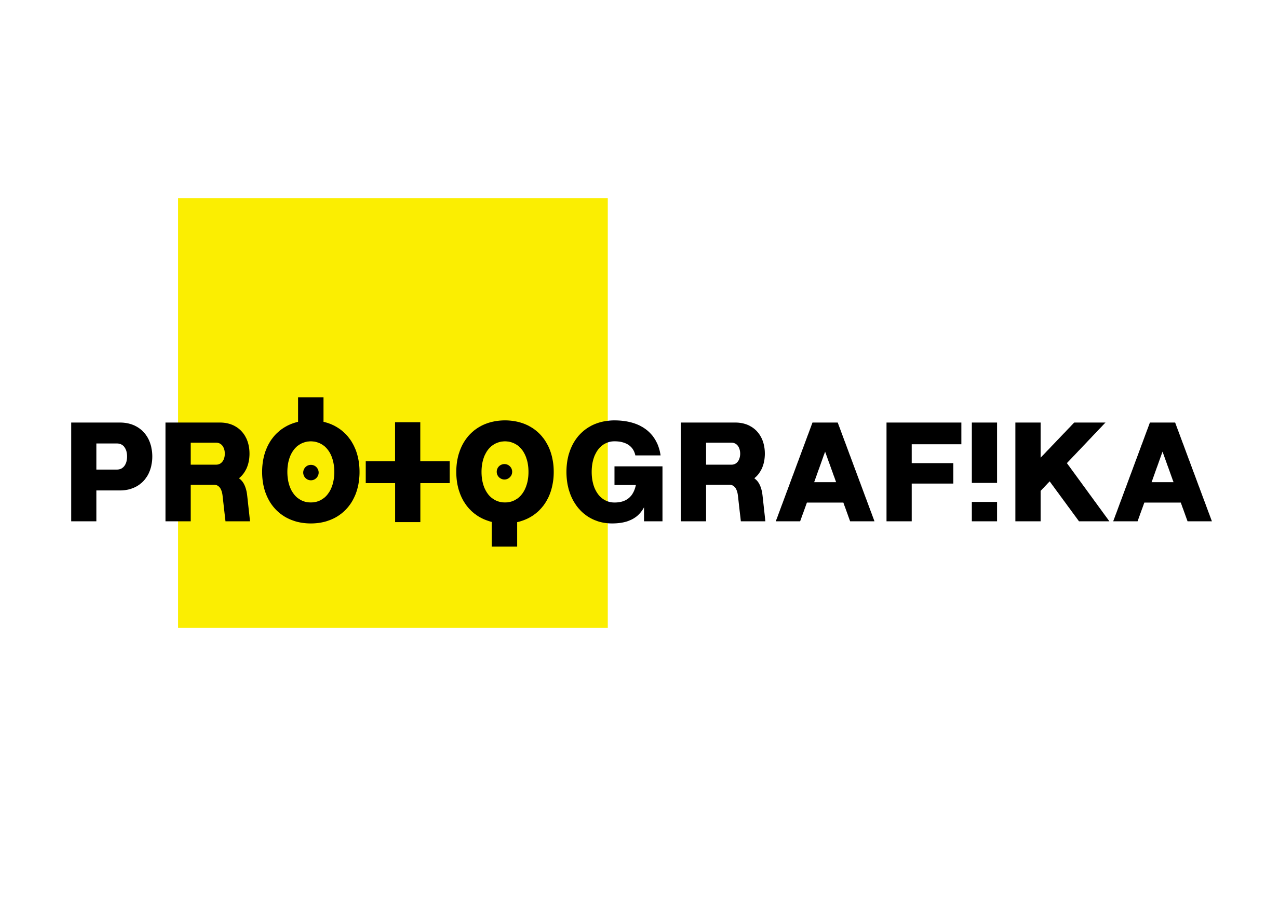
<file: index.html>
<!DOCTYPE html>
<html lang="en">

<head>
    <meta charset="UTF-8">
    <meta http-equiv="X-UA-Compatible" content="IE=edge">
    <meta name="viewport" content="width=device-width, initial-scale=1.0">
    <title>ProtoGrafika | Redirect</title>
    <link rel="shortcut icon" href="favicon.ico">
    <meta http-equiv="refresh" content="2;url=illustration.html">
    <link rel="stylesheet" href="index_style.css">
</head>

<body>
    <div class="main">
        <img src="images/large_logo.png" alt="Logo" width="90%">
    </div>
</body>

</html>
</file>
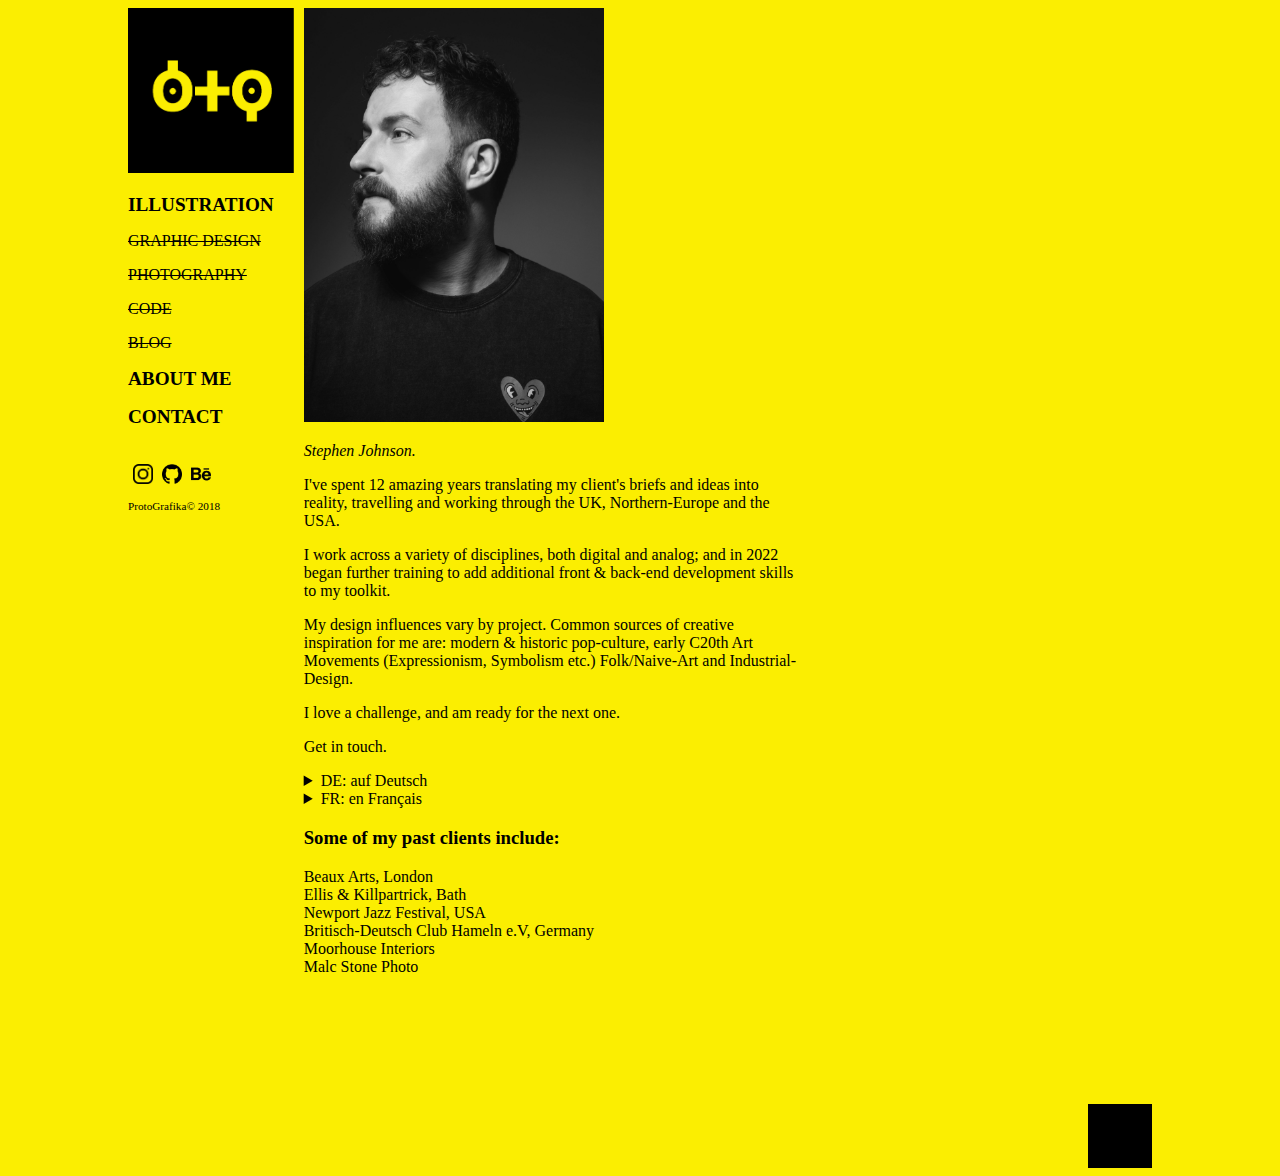
<file: about.html>
<!DOCTYPE html>
<html lang="en">

<head>
    <meta charset="UTF-8">
    <meta http-equiv="X-UA-Compatible" content="IE=edge">
    <meta name="viewport" content="width=device-width, initial-scale=1.0">
    <title>ProtoGrafika | About Me</title>
    <link rel="shortcut icon" href="favicon.ico">
    <link rel="stylesheet" href="style.css">
</head>

<body oncontextmenu="return false;">
    <div class="central-container">
        <!-- NAVIGATION BAR, LEFT -->
        <div class="nav-column">
            <h1>
                <a href="index.html" target="_blank">
                    <img src="images/logo.png" alt="Protografika | Contact Me" width="100%" />
                </a>
            </h1>
            <p><a href="illustration.html">ILLUSTRATION</a></p>
            <p class="dead-link">GRAPHIC DESIGN</p>
            <p class="dead-link">PHOTOGRAPHY</p>
            <p class="dead-link">CODE</p>
            <p class="dead-link">BLOG</p>
            <p><a href="about.html">ABOUT ME</a></p>
            <p><a href="contact.html">CONTACT</a></p>
            <img src="images/insta_logo.png" alt="Instagram Link" width="20" class="ico">
            <img src="images/github_logo.png" alt="GitHub Link" width="20" class="ico">
            <img src="images/behance_logo.png" alt="Behance Link" width="20" class="ico">
            <p class="subscript">ProtoGrafika© 2018</p>
        </div>
        <div class="right-column">
            <!-- BIOs -->
            <img src="images/self.jpg" alt="portrait" class="inline-image" width="300px">
            <div id="bio-container">
                <p class="oblique-text">
                    Stephen Johnson.
                </p>
                <p>
                    I've spent 12 amazing years translating my client's briefs and ideas into reality, travelling and
                    working through the UK, Northern-Europe and the USA.
                </p>
                <p>
                    I work across a variety of disciplines, both digital and analog; and in 2022 began further training
                    to add additional front & back-end development skills to my toolkit.
                </p>
                <p>
                    My design influences vary by project. Common sources of creative inspiration for me are:
                    modern & historic pop-culture, early C20th Art Movements (Expressionism, Symbolism etc.)
                    Folk/Naive-Art and Industrial-Design.
                </p>
                <p>
                    I love a challenge, and am ready for the next one.
                </p>
                <p>
                    Get in touch.</p>
                <details>
                    <summary>DE: auf Deutsch</summary>
                    <p>
                        Für 12 erstaunliche Jahre, ich habe die Ideen von meiner Kunden, von Planung zu der Produktion
                        umzusetzen. Gearbeitet ich durch ganz Großbritannien, Nordeuropa und die USA.
                    </p>
                    <P>
                        Meine Projekte sind typisch Multi-Disziplin, und sowohl digitale oder analog werden kann.
                    </p>
                    <P>
                        Ich habe im Jahr 2022 fortgesetzt der Weiterbildung; um meinem Toolkit zusätzliche Front- und
                        Backend-Entwicklungsfähigkeiten hinzuzufügen.
                    </p>
                    <P>
                        Meine Designeinflüsse variieren je nach Projekt. Häufige kreative Inspirationsquellen für mich
                        sind:
                        moderne und historische Popkultur, frühe Kunstbewegungen des 20. Jahrhunderts (Expressionismus,
                        Symbolismus usw.), Volkskunst und Industriedesign.
                    </p>
                    <P>
                        Ich liebe Herausforderungen, und bin schon bereit für die nächste.
                    </p>
                    <P>
                        Ruf mich an!
                    </P>
                </details>
                <details>
                    <summary>FR: en Français</summary>
                    <p>
                        J'ai passé 12 années incroyables à traduire les idées de mes clients en réalité. Je passais ce
                        temps-là à voyager et à travailler aux Royaume-Uni, en Europe du Nord et aux États-Unis.
                    </p>
                    <p>
                        Je travaille dans une variété de disciplines, numériques et analogiques. En 2022, j'ai commencé
                        des
                        formations complémentaires pour étudier des compétences en développement front et back-end.
                    </p>
                    <p>
                        Mes influences de conception varient selon le projet.
                    </p>
                    <p>
                        Les sources communes d'inspiration créative pour moi sont : la culture-pop, (le deux : moderne
                        et
                        historique), les mouvements artistiques du début du XXe siècle (expressionnisme, symbolisme,
                        etc.),
                        l'art populaire (naïf) et le design-industriel.
                    </p>
                    <p>
                        J'aime les défis, et je suis prêt pour le suivant.
                    </p>
                    <p>
                        Appelle-moi.
                    </p>
                    <p>
                </details>
                <h3>Some of my past clients include: </h3>
                <ul>
                    <li>
                        Beaux Arts, London
                    </li>
                    <li>
                        Ellis & Killpartrick, Bath
                    </li>
                    <li>
                        Newport Jazz Festival, USA
                    </li>
                    <li>
                        Britisch-Deutsch Club Hameln e.V, Germany
                    </li>
                    <li>
                        Moorhouse Interiors
                    </li>
                    <li>
                        Malc Stone Photo
                    </li>
                </ul>
            </div>
            <img src="images/black_square.png" alt="black square" class="balance-square">
        </div>
    </div>
</body>

</html>
</file>
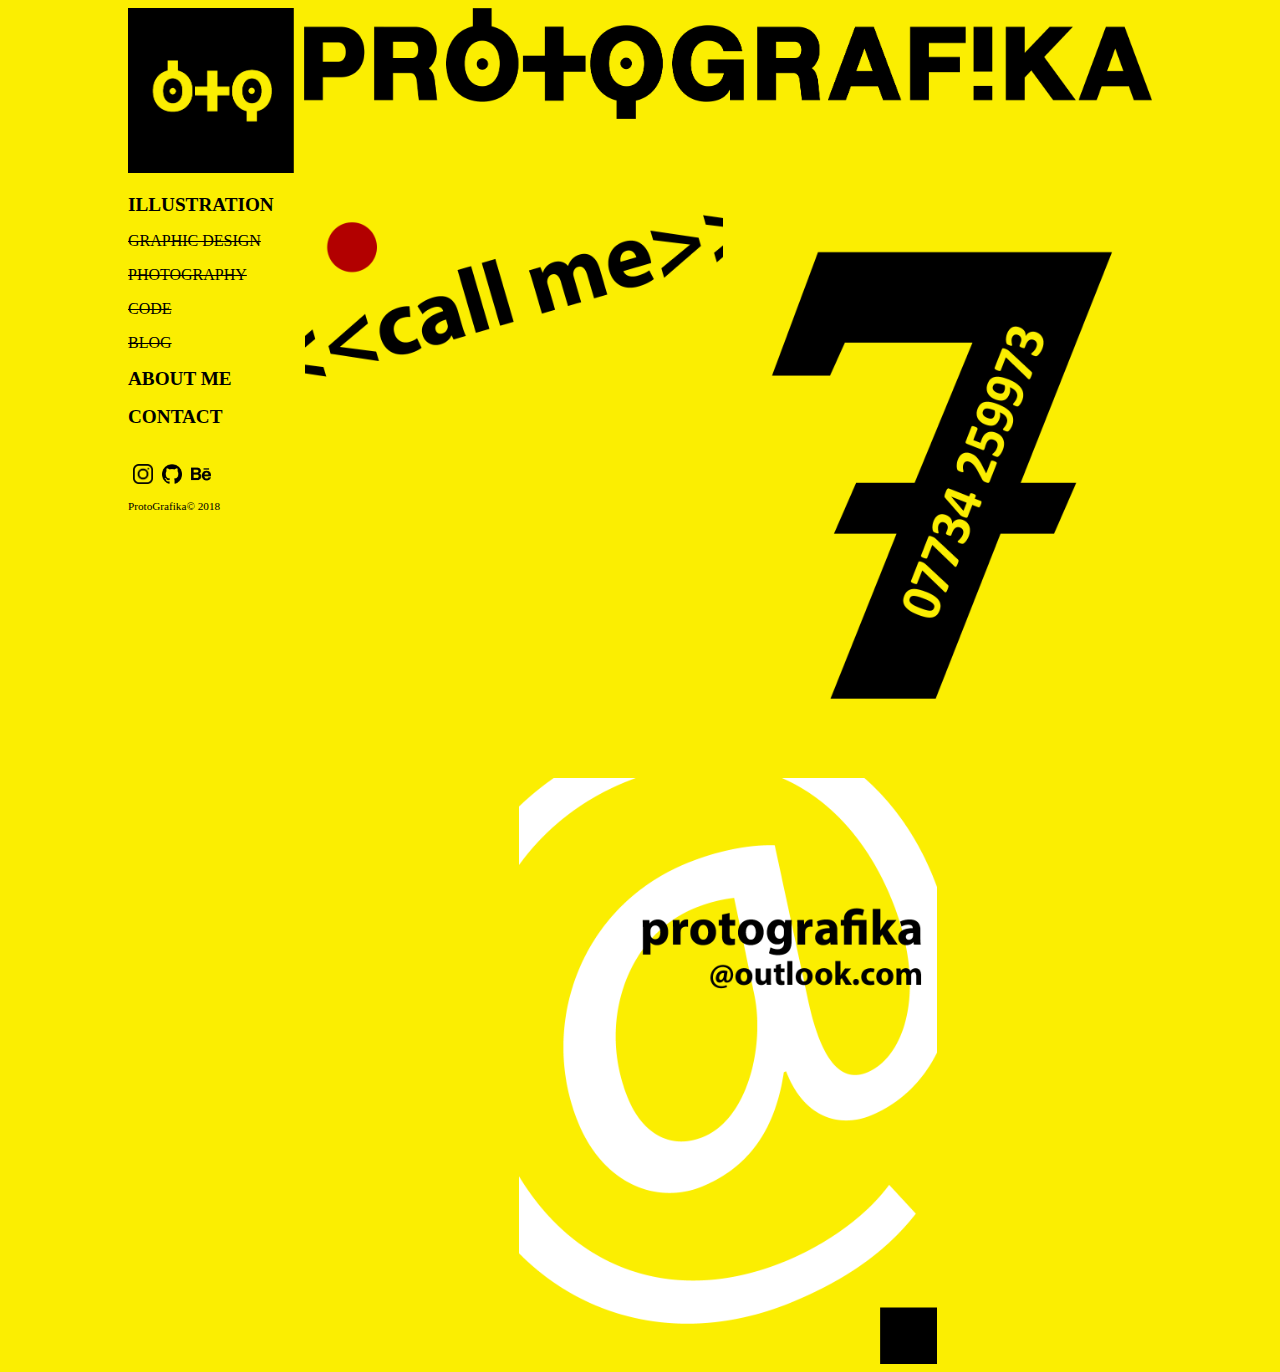
<file: contact.html>
<!DOCTYPE html>
<html lang="en">

<head>
    <meta charset="UTF-8">
    <meta http-equiv="X-UA-Compatible" content="IE=edge">
    <meta name="viewport" content="width=device-width, initial-scale=1.0">
    <title>ProtoGrafika | Contact Me</title>
    <link rel="shortcut icon" href="favicon.ico">
    <link rel="stylesheet" href="style.css">
</head>

<body oncontextmenu="return false;">
    <div class="central-container">
                <!-- NAVIGATION BAR, LEFT -->
        <div class="nav-column">
            <h1>
                <a href="index.html" target="_blank">
                    <img src="images/logo.png" alt="Protografika | Contact Me" width="100%" />
                </a>
            </h1>
            <p><a href="illustration.html">ILLUSTRATION</a></p>
            <p class="dead-link">GRAPHIC DESIGN</p>
            <p class="dead-link">PHOTOGRAPHY</p>
            <p class="dead-link">CODE</p>
            <p class="dead-link">BLOG</p>
            <p><a href="about.html" >ABOUT ME</a></p>
            <p><a href="contact.html">CONTACT</a></p>
            <img src="images/insta_logo.png" alt="Instagram Link" width="20" class="ico">
            <img src="images/github_logo.png" alt="GitHub Link" width="20" class="ico">
            <img src="images/behance_logo.png" alt="Behance Link" width="20" class="ico">
            <p class="subscript">ProtoGrafika© 2018</p>
        </div>
        <div class="right-column">
            <img src="images/large_logo_nopadding.png" alt="logo" width="100%" class="header-logo">
            <div id="padding"></div>
            <!-- Image Gallery, 3 Images -->
            <ul class="image-gallery">
                <li>
                    <img src="images/contact_intro.png" alt="call me">
                </li>
                <li>
                    <a href="tel:07734259973">
                        <img src="images/contact_phone.png" alt="Phone Number, LINK">
                    </a>
                </li>
                <li>
                    <a href="mailto:protografika@outlook.com">
                        <img src="images/contact_email.png" alt="Email Address, LINK">
                    </a>
                </li>
            </ul>
        </div>
    </div>
</body>

</html>
</file>
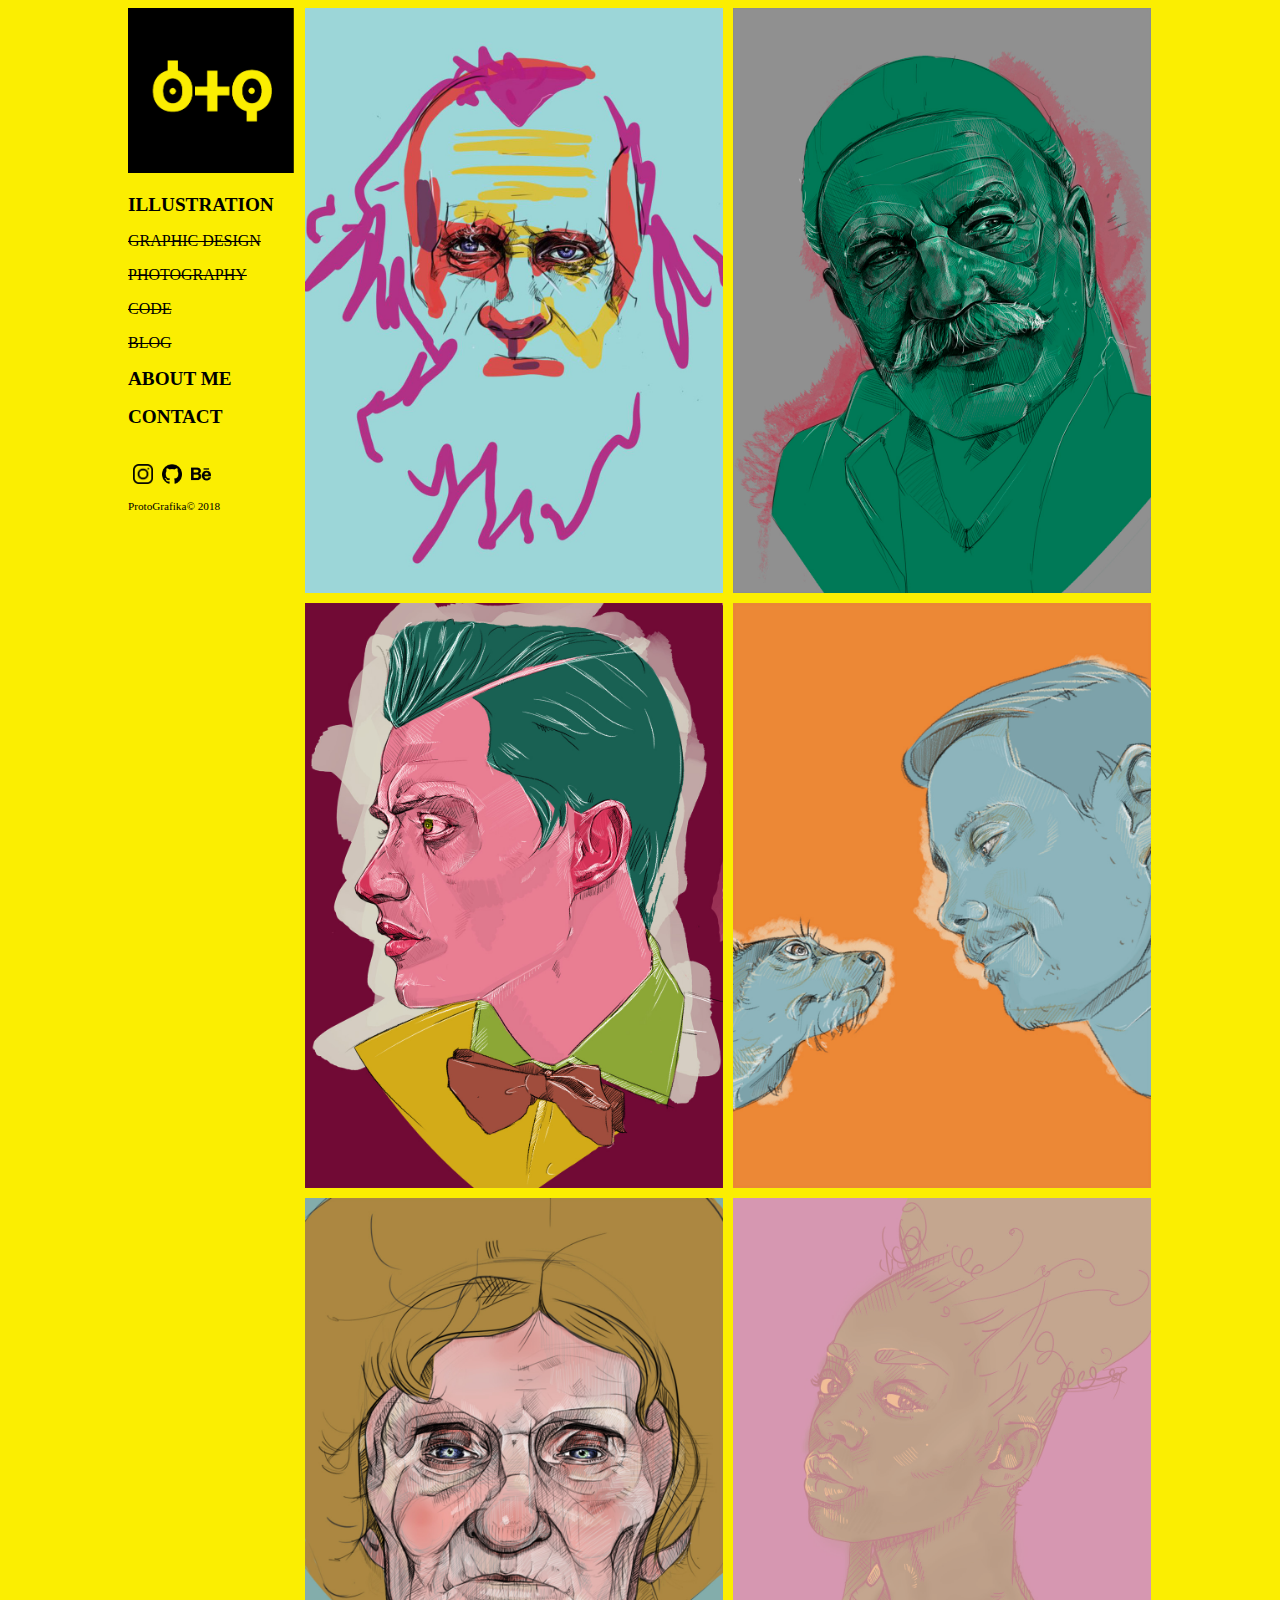
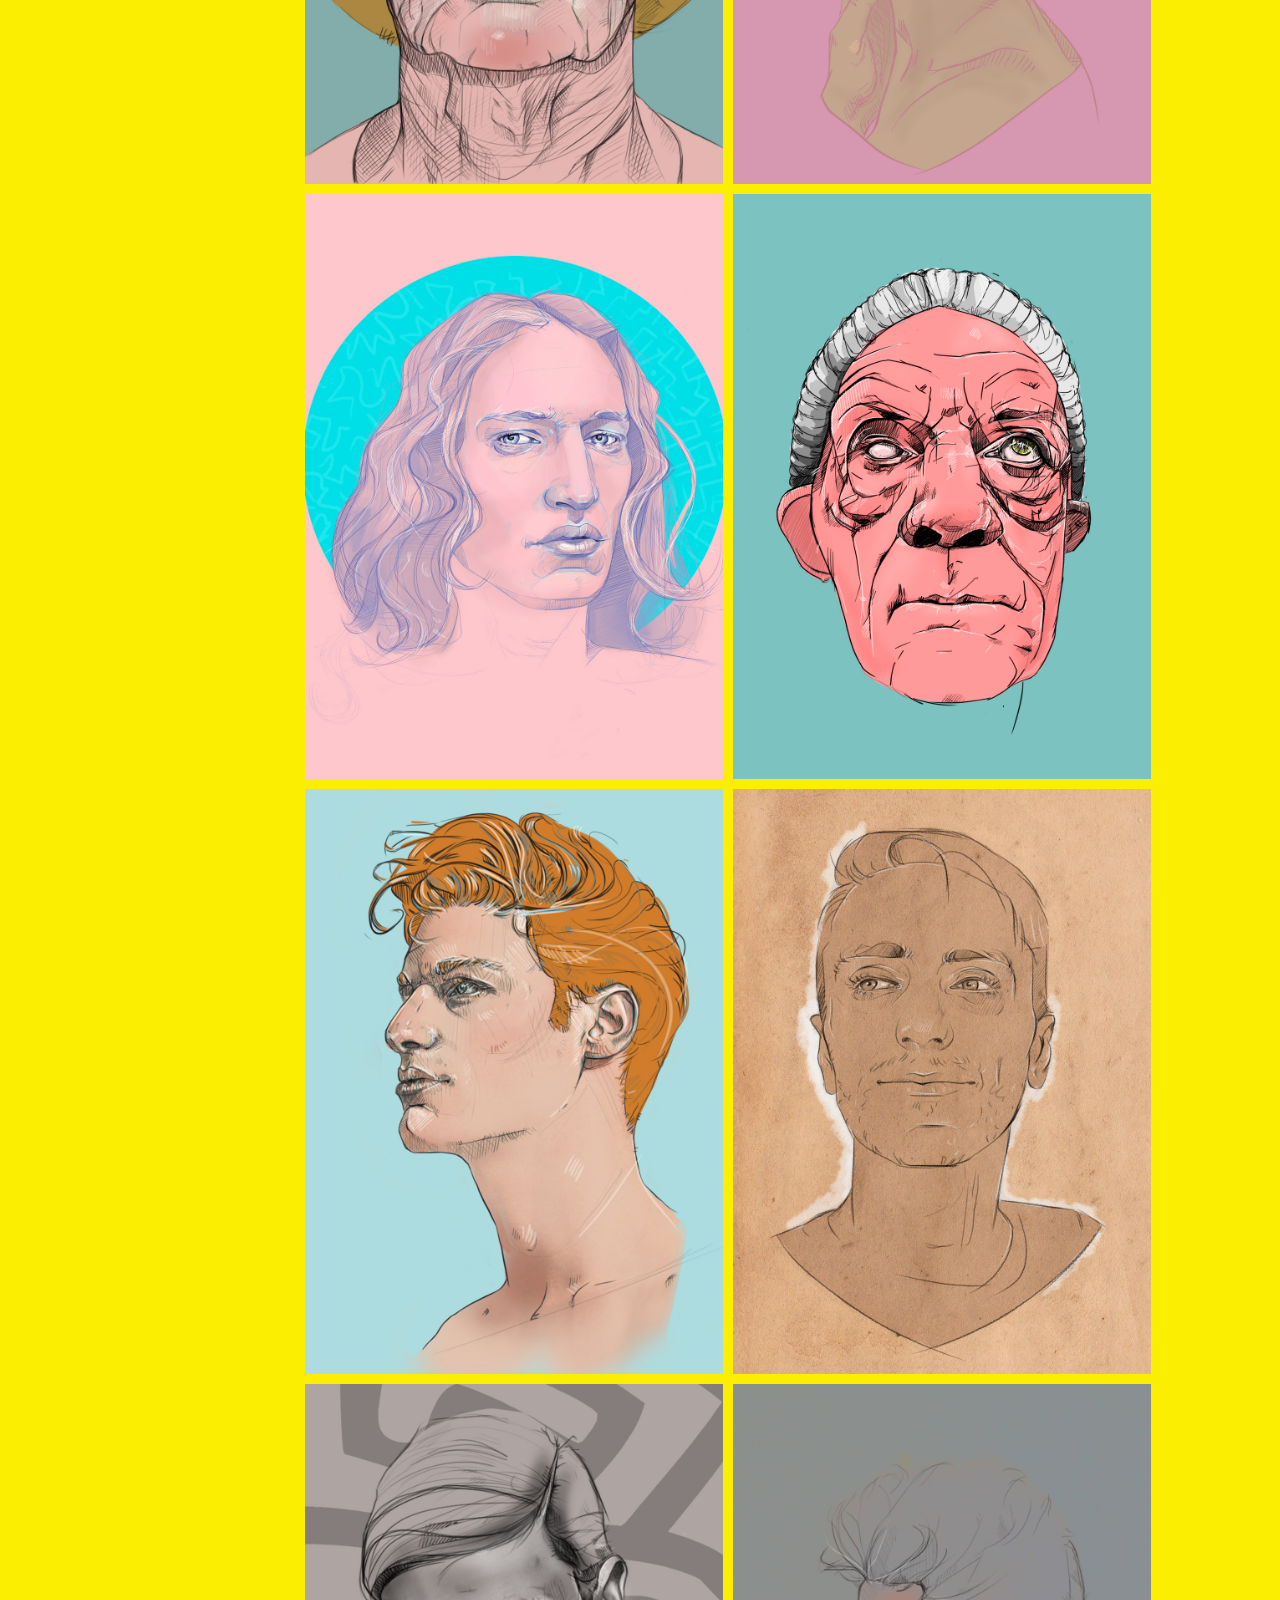
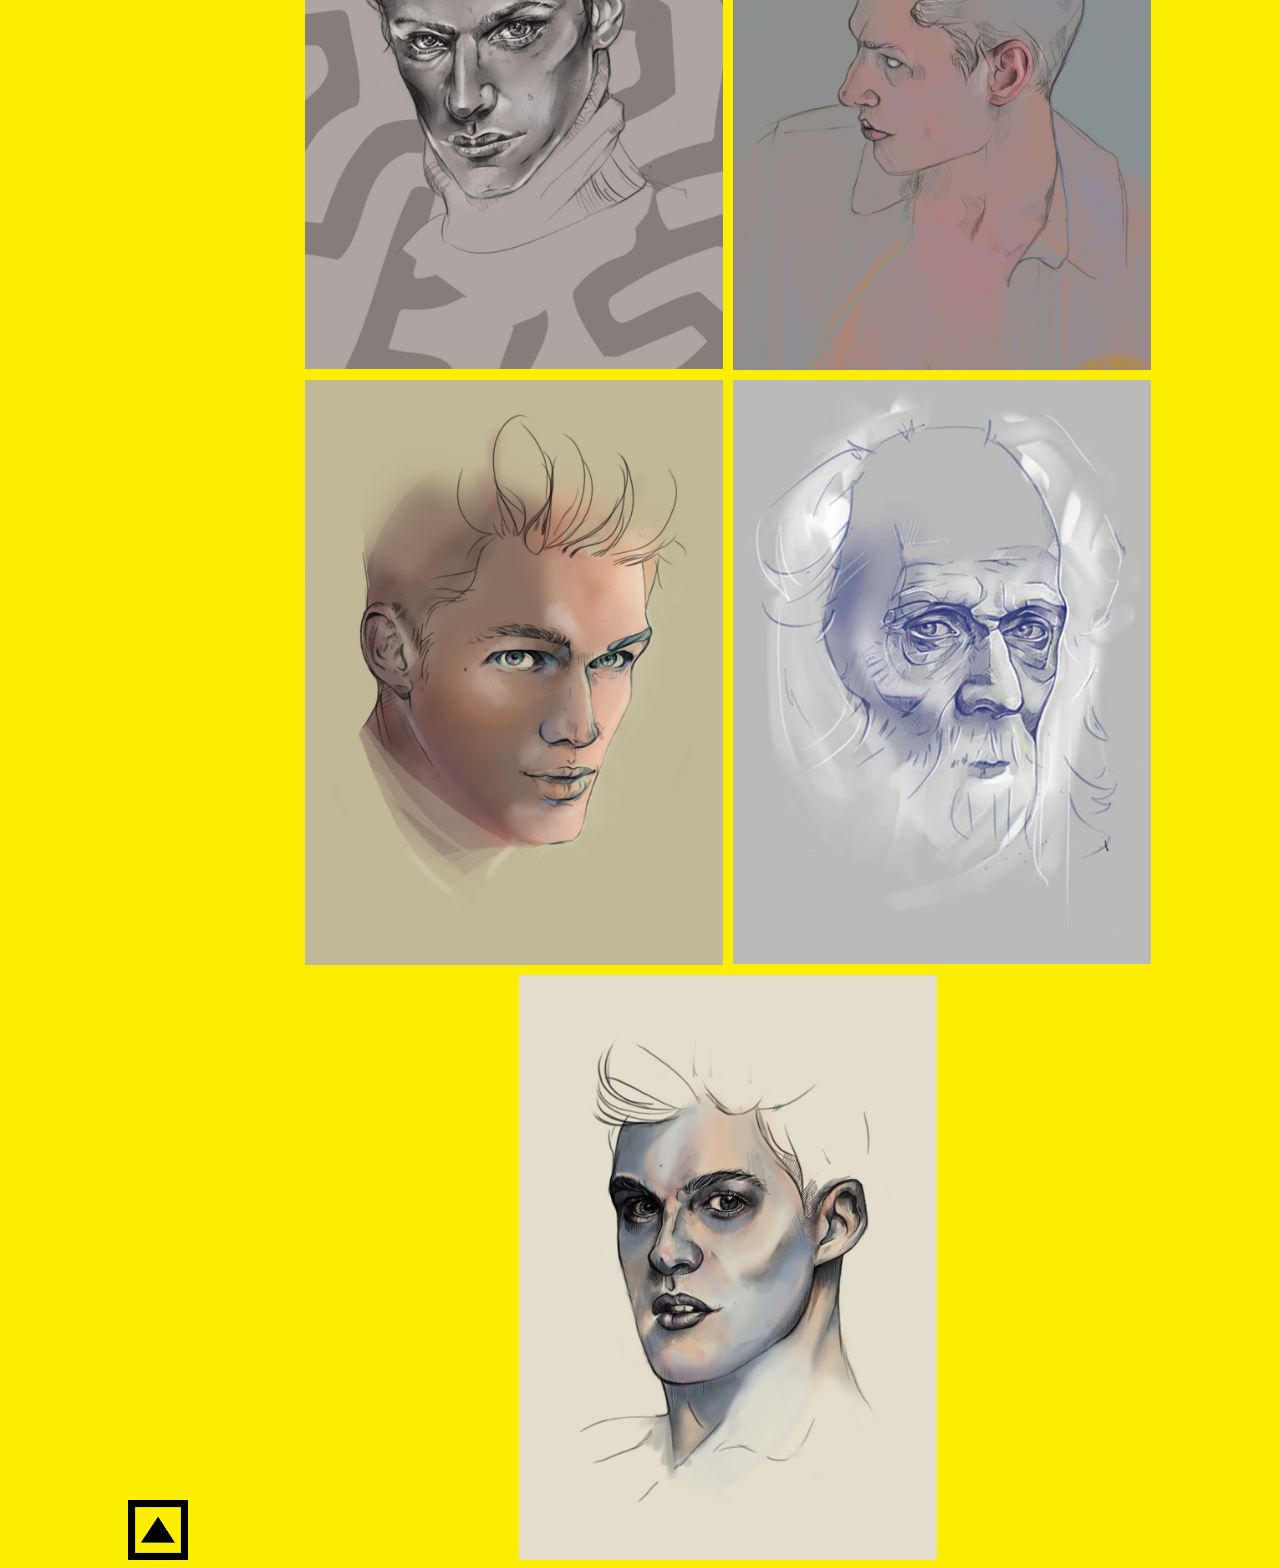
<file: illustration.html>
<!DOCTYPE html>
<html lang="en">

<head>
    <meta charset="UTF-8">
    <meta http-equiv="X-UA-Compatible" content="IE=edge">
    <meta name="viewport" content="width=device-width, initial-scale=1.0">
    <title>ProtoGrafika | Illustration Gallery</title>
    <link rel="shortcut icon" href="favicon.ico">
    <link rel="stylesheet" href="style.css">
</head>

<body oncontextmenu="return false;">
    <div class="central-container">
        <!-- NAVIGATION BAR, LEFT -->
        <div class="nav-column">
            <h1>
                <a href="index.html" target="_blank">
                    <img src="images/logo.png" alt="Protografika | Contact Me" width="100%" />
                </a>
            </h1>
            <p><a href="illustration.html">ILLUSTRATION</a></p>
            <p class="dead-link">GRAPHIC DESIGN</p>
            <p class="dead-link">PHOTOGRAPHY</p>
            <p class="dead-link">CODE</p>
            <p class="dead-link">BLOG</p>
            <p><a href="about.html">ABOUT ME</a></p>
            <p><a href="contact.html">CONTACT</a></p>
            <img src="images/insta_logo.png" alt="Instagram Link" width="20" class="ico">
            <img src="images/github_logo.png" alt="GitHub Link" width="20" class="ico">
            <img src="images/behance_logo.png" alt="Behance Link" width="20" class="ico">
            <p class="subscript">ProtoGrafika© 2018</p>
            <a href="#top">
                <img src="images/top.png" width="60px" alt="Goto top of page" class="goto-top">
            </a>
        </div>
        <div class="right-column">
            <div id="top"></div>
            <ul class="image-gallery">
                <!-- gallery jpgs, 1:1.4 @ 1000x1400 px w/ icc srgb -->
                <li>
                    <img src="images/illustration/1.jpg" alt="Image 1">
                </li>
                <li>
                    <img src="images/illustration/2.jpg" alt="Image 2">
                </li>
                <li>
                    <img src="images/illustration/3.jpg" alt="Image 3">
                </li>
                <li>
                    <img src="images/illustration/4.jpg" alt="Image 4">
                </li>
                <li>
                    <img src="images/illustration/5.jpg" alt="Image 5">
                </li>
                <li>
                    <img src="images/illustration/6.jpg" alt="Image 6">
                </li>
                <li>
                    <img src="images/illustration/7.jpg" alt="Image 7">
                </li>
                <li>
                    <img src="images/illustration/8.jpg" alt="Image 8">
                </li>
                <li>
                    <img src="images/illustration/9.jpg" alt="Image 9">
                </li>
                <li>
                    <img src="images/illustration/10.jpg" alt="Image 10">
                </li>
                <li>
                    <img src="images/illustration/11.jpg" alt="Image 11">
                </li>
                <li>
                    <img src="images/illustration/12.jpg" alt="Image 12">
                </li>
                <li>
                    <img src="images/illustration/13.jpg" alt="Image 13">
                </li>
                <li>
                    <img src="images/illustration/14.jpg" alt="Image 14">
                </li>
                <li>
                    <img src="images/illustration/15.jpg" alt="Image 15">
                </li>
            </ul>
        </div>
    </div>
    </div>
</body>

</html>
</file>
<file: index_style.css>
body {
    background-color: white;
    animation: fadeInAnimation ease 3s;
    animation-iteration-count: 1;
    animation-fill-mode: forwards;
}

/* image fade-in */
@keyframes fadeInAnimation {
    0% {
        opacity: 0;
    }
    100% {
        opacity: 1;
    }
}

/* central container for logo */
.main {
    display: flex;
    flex-direction: column;
    align-items: center;
    justify-content: center;
    height: 90vh;
    width: 99vw;
}
</file>
<file: style.css>
* {
    font-family: calibri;
}

body {
    background-color: #fbee01
}

/* change cursor for detail:summaries on ABOUT */
details {
    cursor: pointer;
}

/* styles h1 nav-text into "regular" text, ie. removes exception */
h1 {
    margin: 0;
    padding: 0;
    font-size: 1em;
    font-weight: normal;
}

/* central div, nav-column & right-column within */
.central-container {
    display: flex;
    max-width: 80vw;
    margin-left: auto;
    margin-right: auto;
}

/* navigation column, with links & logo */
.nav-column {
    position: relative;
    width: 200px;
}

/* navigation hyperlinks, to black */
.nav-column a {
    color: black;
    font-weight: bold;
    font-size: larger;
    text-decoration: none;
}

/* navigation hyperlinks, to grey on hover */
.nav-column a:hover {
    color: grey;
}

/* copywright notice */
.subscript {
    font-size: 0.7em;
}

/* strike through links (dead/unassigned) for nav-bar etc. */
.dead-link {
    text-decoration: line-through;
}

/* main column for images/text */
.right-column {
    width: 100%;
    padding: 0px 0px 0px 10px;
}

/* navigation hyperlinks, to black */
.right-column a {
    color: black;
    text-decoration: none
}

/* navigation hyperlinks, to grey on hover */
.right-column a:hover {
    color: grey;
}

/* LOGO on CONTACT */
.header-logo{
    max-width: 1500px;
}

/* Additional padding for portrait orientation, affects logo IMG on CONTACT */
@media (orientation: portrait) { 
    .header-logo{
        padding: 50px 0px 0px 0px;
    }
}

/* self-portrait on ABOUT */
.inline-image {
    max-width: 100%;
}

/* padding DIV on CONTACT page */
#padding{
    height: 60px;
}

/* list container for image galleries ILLUSTRATION and CONTACT */
ul {
    list-style: none;
    margin: 0px;
    padding-inline-start: 0px;
}

/* image gallery entries */
.image-gallery {
    display: flex;
    flex-wrap: wrap;
    justify-content: center;
    gap: 10px;
}

/* image gallery entries */
.image-gallery>li {
    flex-basis: 418px;
}

/* image gallery list items */
.image-gallery li img {
    object-fit: cover;
    max-width: 100%;
    height: auto;
    vertical-align: middle;
}

/* grayscale on hover for list entries */
.image-gallery li img:hover {
    filter: grayscale(100%);
}

/* DIV for BIO on ABOUT */
#bio-container {
    max-width: 500px;
}

/* text in bio, w/ italic styyle */
.oblique-text{
    font-style: oblique;
}

/* icon padding */
.ico {
    cursor: pointer;
    padding: 20px 0px 0px 5px;
}

/* hover style for icons in NAVBAR */
.ico:hover {
    opacity: 50%;
    padding: 20px 0px 0px 5px;
}

/* small black square on ABOUT to balance whitespace */
.balance-square {
    padding: 128px 0px 0px 0px;
    float: right;
    width: 5vw;
    max-width: 200px;
}

/* HREF go to top of page, ILLUSTRATION page */
.goto-top {
    position: absolute;
    max-width: 10vw;
    bottom: 0px;
}
</file>
